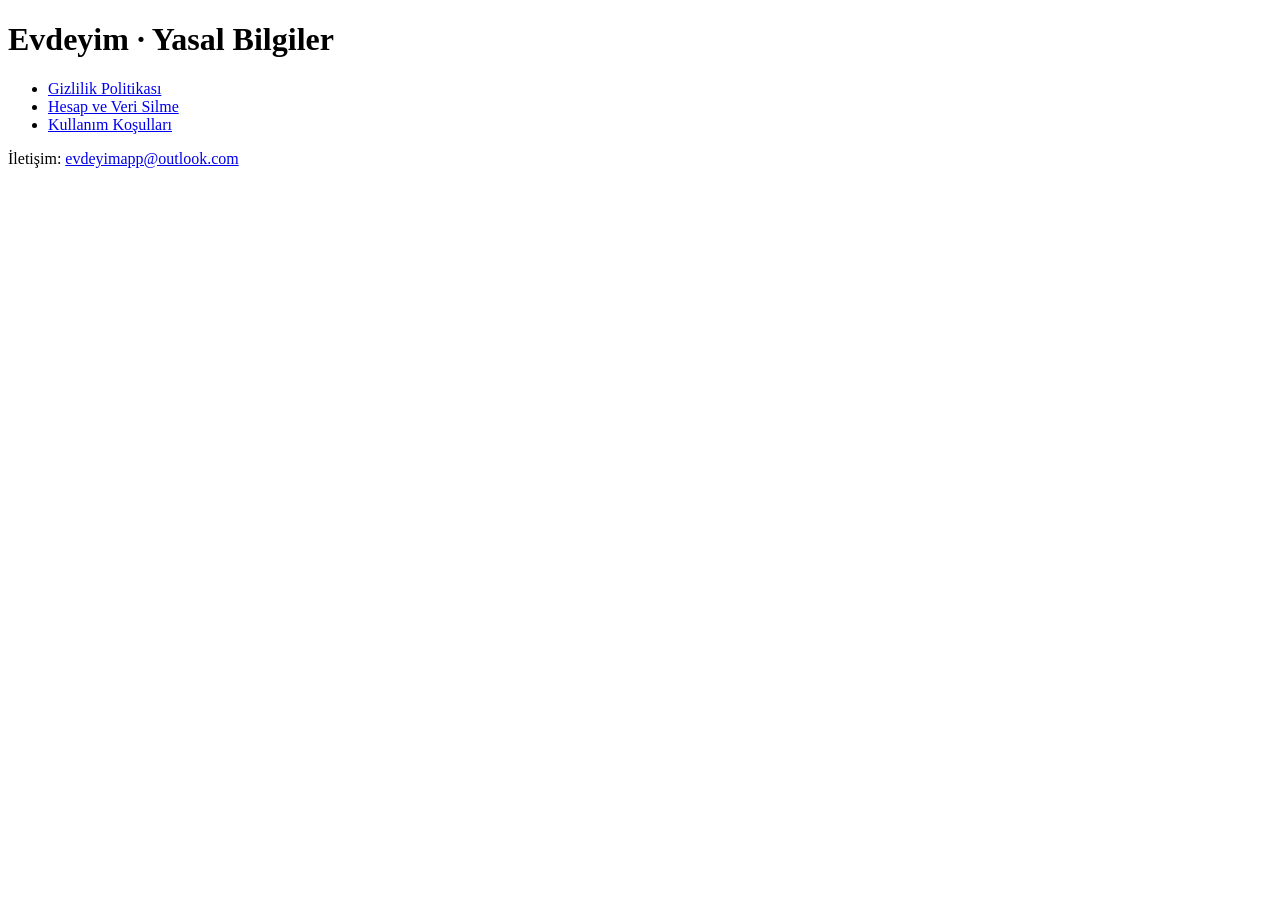
<file: index.html>
<!doctype html>
<html lang="tr">
<head>
  <meta charset="utf-8">
  <meta name="viewport" content="width=device-width, initial-scale=1">
  <title>Evdeyim · Yasal Bilgiler</title>
</head>
<body>
  <main>
    <h1>Evdeyim · Yasal Bilgiler</h1>
    <ul>
      <li><a href="./privacy.html">Gizlilik Politikası</a></li>
      <li><a href="./account-deletion.html">Hesap ve Veri Silme</a></li>
      <li><a href="./terms.html">Kullanım Koşulları</a></li>
    </ul>
    <p>İletişim: <a href="mailto:evdeyimapp@outlook.com">evdeyimapp@outlook.com</a></p>
  </main>
</body>
</html>
</file>
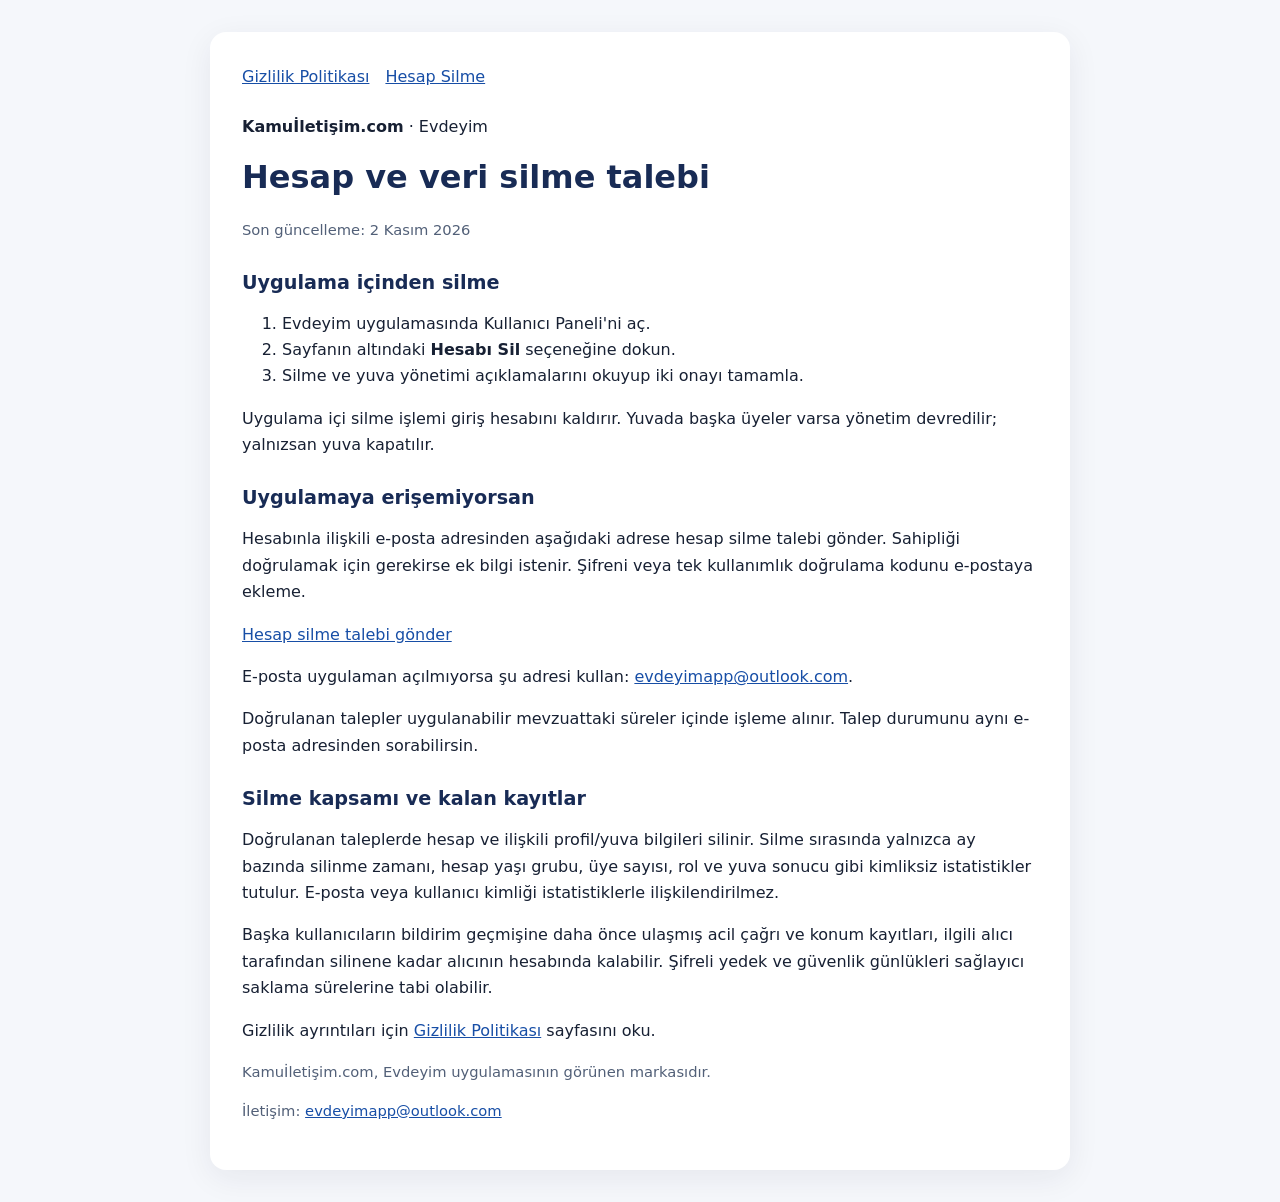
<file: account-deletion.html>
<!doctype html>
<html lang="tr">
<head>
  <meta charset="utf-8">
  <meta name="viewport" content="width=device-width, initial-scale=1">
  <meta name="description" content="Evdeyim hesabını uygulama içinden veya e-posta ile silme adımları.">
  <meta http-equiv="Content-Security-Policy" content="default-src 'none'; style-src 'unsafe-inline'; base-uri 'none'; form-action 'none'">
  <title>Hesap ve Veri Silme · Evdeyim</title>
  <style>
    :root { color-scheme: light; font-family: system-ui, sans-serif; }
    body { margin: 0; background: #f5f7fb; color: #172033; line-height: 1.65; }
    main { box-sizing: border-box; max-width: 860px; margin: 32px auto; padding: 32px;
      background: #fff; border-radius: 16px; box-shadow: 0 8px 32px #17203312; }
    h1, h2 { line-height: 1.25; color: #182b55; }
    h1 { margin-top: 0; }
    h2 { margin-top: 28px; font-size: 1.2rem; }
    a { color: #174ea6; overflow-wrap: anywhere; }
    nav { display: flex; flex-wrap: wrap; gap: 16px; margin-bottom: 24px; }
    .updated, footer { color: #526078; font-size: .92rem; }
    @media (max-width: 600px) {
      main { margin: 0; padding: 24px 18px; border-radius: 0; }
    }
  </style>
</head>
<body>
  <main>
    <nav aria-label="Yasal sayfalar">
      <a href="./privacy.html">Gizlilik Politikası</a>
      <a href="./account-deletion.html">Hesap Silme</a>
    </nav>
    <header>
      <p><strong>Kamuİletişim.com</strong> · Evdeyim</p>
      <h1>Hesap ve veri silme talebi</h1>
      <p class="updated">Son güncelleme: 2 Kasım 2026</p>
    </header>

    <section>
      <h2>Uygulama içinden silme</h2>
      <ol>
        <li>Evdeyim uygulamasında Kullanıcı Paneli'ni aç.</li>
        <li>Sayfanın altındaki <strong>Hesabı Sil</strong> seçeneğine dokun.</li>
        <li>Silme ve yuva yönetimi açıklamalarını okuyup iki onayı tamamla.</li>
      </ol>
      <p>Uygulama içi silme işlemi giriş hesabını kaldırır. Yuvada başka üyeler
      varsa yönetim devredilir; yalnızsan yuva kapatılır.</p>
    </section>

    <section>
      <h2>Uygulamaya erişemiyorsan</h2>
      <p>Hesabınla ilişkili e-posta adresinden aşağıdaki adrese hesap silme talebi
      gönder. Sahipliği doğrulamak için gerekirse ek bilgi istenir. Şifreni veya
      tek kullanımlık doğrulama kodunu e-postaya ekleme.</p>
      <p><a href="mailto:evdeyimapp@outlook.com?subject=Evdeyim%20hesap%20silme%20talebi">
      Hesap silme talebi gönder</a></p>
      <p>E-posta uygulaman açılmıyorsa şu adresi kullan:
      <a href="mailto:evdeyimapp@outlook.com">evdeyimapp@outlook.com</a>.</p>
      <p>Doğrulanan talepler uygulanabilir mevzuattaki süreler içinde işleme
      alınır. Talep durumunu aynı e-posta adresinden sorabilirsin.</p>
    </section>

    <section>
      <h2>Silme kapsamı ve kalan kayıtlar</h2>
      <p>Doğrulanan taleplerde hesap ve ilişkili profil/yuva bilgileri silinir.
      Silme sırasında yalnızca ay bazında silinme zamanı, hesap yaşı grubu, üye
      sayısı, rol ve yuva sonucu gibi kimliksiz istatistikler tutulur. E-posta
      veya kullanıcı kimliği istatistiklerle ilişkilendirilmez.</p>
      <p>Başka kullanıcıların bildirim geçmişine daha önce ulaşmış acil çağrı ve
      konum kayıtları, ilgili alıcı tarafından silinene kadar alıcının hesabında
      kalabilir. Şifreli yedek ve güvenlik günlükleri sağlayıcı saklama
      sürelerine tabi olabilir.</p>
      <p>Gizlilik ayrıntıları için
      <a href="./privacy.html">Gizlilik Politikası</a> sayfasını oku.</p>
    </section>

    <footer>
      <p>Kamuİletişim.com, Evdeyim uygulamasının görünen markasıdır.</p>
      <p>İletişim: <a href="mailto:evdeyimapp@outlook.com">evdeyimapp@outlook.com</a></p>
    </footer>
  </main>
</body>
</html>
</file>
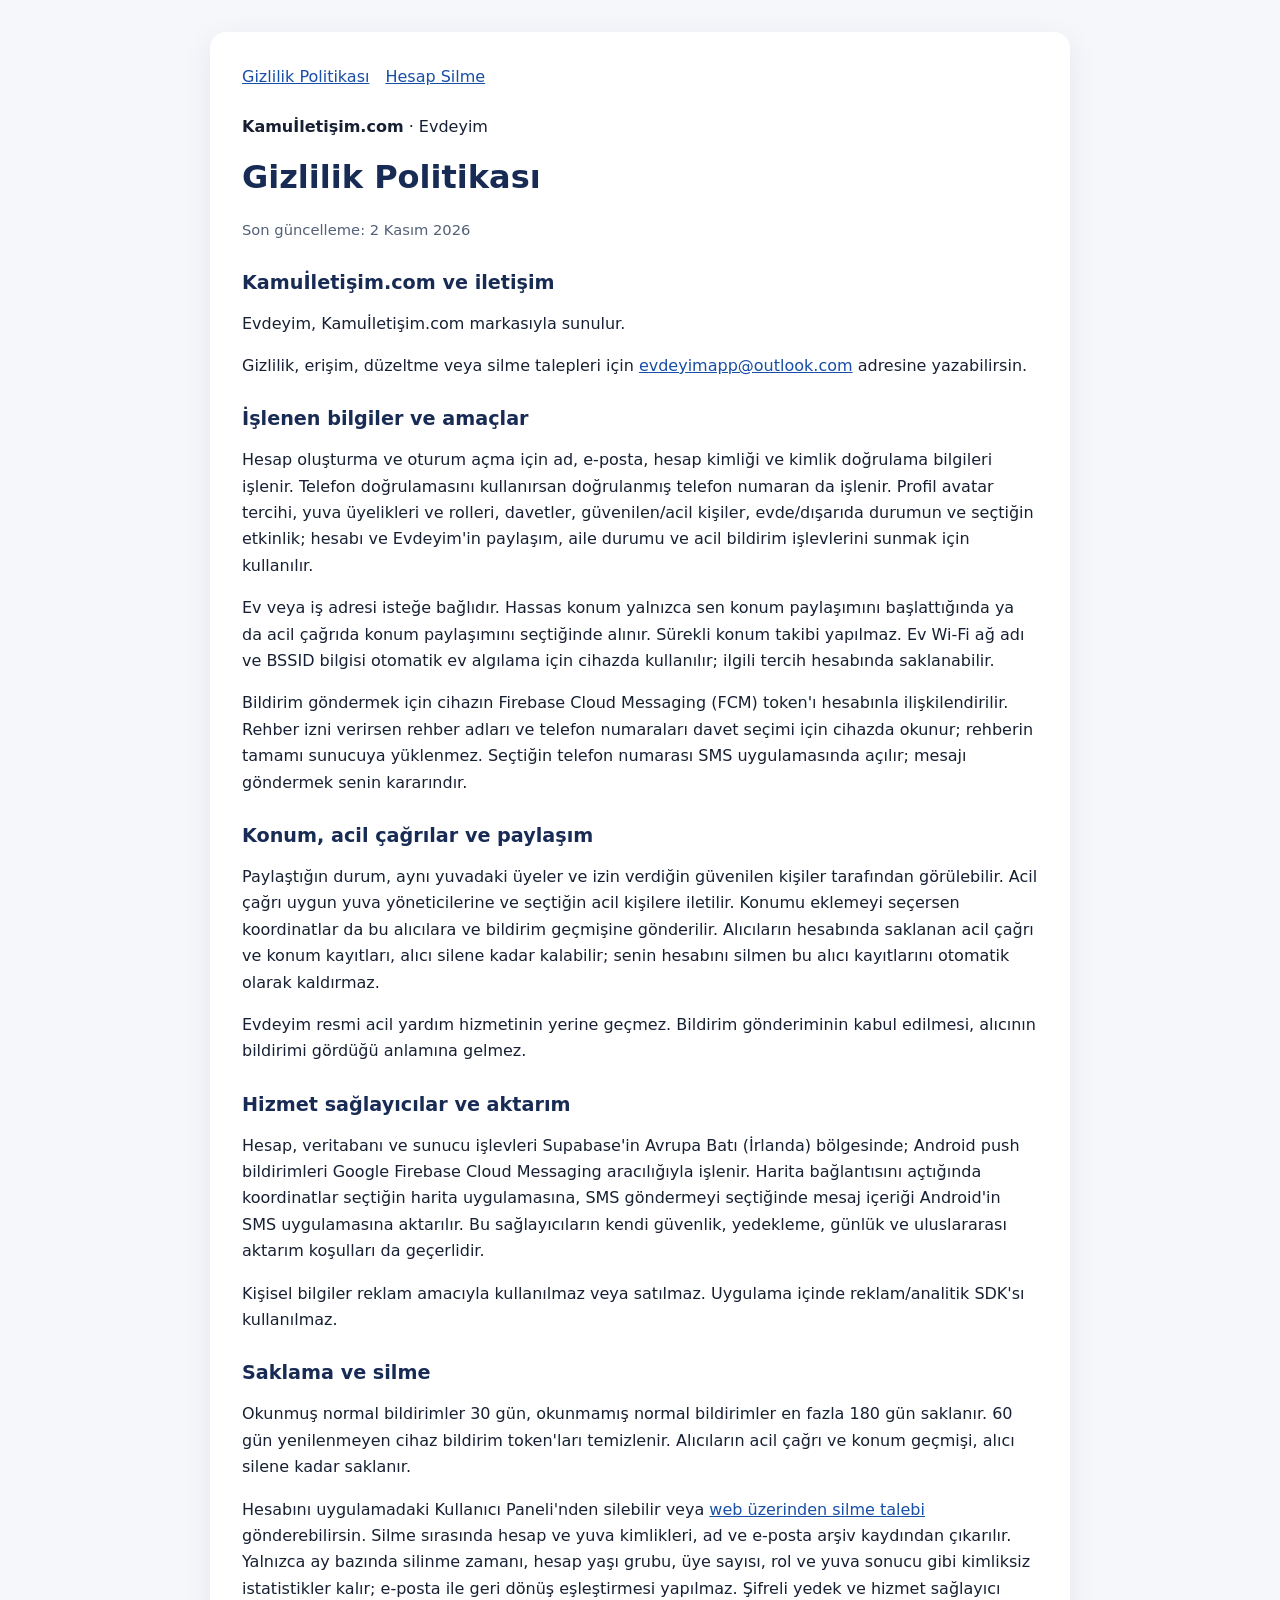
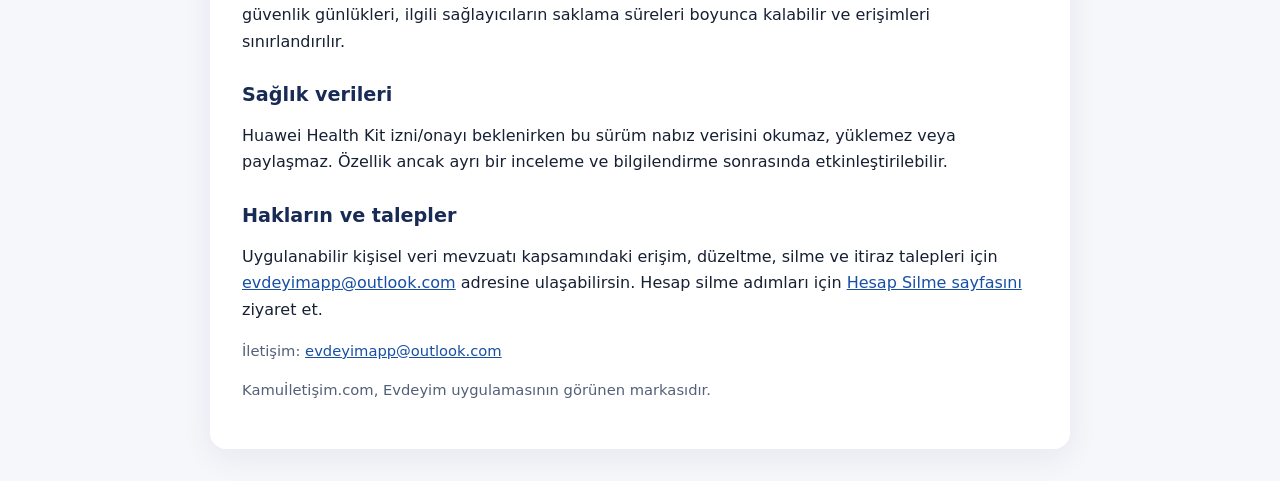
<file: privacy.html>
<!doctype html>
<html lang="tr">
<head>
  <meta charset="utf-8">
  <meta name="viewport" content="width=device-width, initial-scale=1">
  <meta name="description" content="Evdeyim uygulamasının gizlilik politikası ve kişisel verilerin işlenmesi hakkında bilgi.">
  <meta http-equiv="Content-Security-Policy" content="default-src 'none'; style-src 'unsafe-inline'; base-uri 'none'; form-action 'none'">
  <title>Gizlilik Politikası · Evdeyim</title>
  <style>
    :root { color-scheme: light; font-family: system-ui, sans-serif; }
    body { margin: 0; background: #f5f7fb; color: #172033; line-height: 1.65; }
    main { box-sizing: border-box; max-width: 860px; margin: 32px auto; padding: 32px;
      background: #fff; border-radius: 16px; box-shadow: 0 8px 32px #17203312; }
    h1, h2 { line-height: 1.25; color: #182b55; }
    h1 { margin-top: 0; }
    h2 { margin-top: 28px; font-size: 1.2rem; }
    a { color: #174ea6; overflow-wrap: anywhere; }
    nav { display: flex; flex-wrap: wrap; gap: 16px; margin-bottom: 24px; }
    .updated, footer { color: #526078; font-size: .92rem; }
    @media (max-width: 600px) {
      main { margin: 0; padding: 24px 18px; border-radius: 0; }
    }
  </style>
</head>
<body>
  <main>
    <nav aria-label="Yasal sayfalar">
      <a href="./privacy.html">Gizlilik Politikası</a>
      <a href="./account-deletion.html">Hesap Silme</a>
    </nav>
    <header>
      <p><strong>Kamuİletişim.com</strong> · Evdeyim</p>
      <h1>Gizlilik Politikası</h1>
      <p class="updated">Son güncelleme: 2 Kasım 2026</p>
    </header>

    <section>
      <h2>Kamuİletişim.com ve iletişim</h2>
      <p>Evdeyim, Kamuİletişim.com markasıyla sunulur.</p>
      <p>Gizlilik, erişim, düzeltme veya silme talepleri için
      <a href="mailto:evdeyimapp@outlook.com">evdeyimapp@outlook.com</a>
      adresine yazabilirsin.</p>
    </section>

    <section>
      <h2>İşlenen bilgiler ve amaçlar</h2>
      <p>Hesap oluşturma ve oturum açma için ad, e-posta, hesap kimliği ve
      kimlik doğrulama bilgileri işlenir. Telefon doğrulamasını kullanırsan
      doğrulanmış telefon numaran da işlenir. Profil avatar tercihi, yuva
      üyelikleri ve rolleri, davetler, güvenilen/acil kişiler, evde/dışarıda
      durumun ve seçtiğin etkinlik; hesabı ve Evdeyim'in paylaşım, aile durumu
      ve acil bildirim işlevlerini sunmak için kullanılır.</p>
      <p>Ev veya iş adresi isteğe bağlıdır. Hassas konum yalnızca sen konum
      paylaşımını başlattığında ya da acil çağrıda konum paylaşımını seçtiğinde
      alınır. Sürekli konum takibi yapılmaz. Ev Wi-Fi ağ adı ve BSSID bilgisi
      otomatik ev algılama için cihazda kullanılır; ilgili tercih hesabında
      saklanabilir.</p>
      <p>Bildirim göndermek için cihazın Firebase Cloud Messaging (FCM) token'ı
      hesabınla ilişkilendirilir. Rehber izni verirsen rehber adları ve telefon
      numaraları davet seçimi için cihazda okunur; rehberin tamamı sunucuya
      yüklenmez. Seçtiğin telefon numarası SMS uygulamasında açılır; mesajı
      göndermek senin kararındır.</p>
    </section>

    <section>
      <h2>Konum, acil çağrılar ve paylaşım</h2>
      <p>Paylaştığın durum, aynı yuvadaki üyeler ve izin verdiğin güvenilen
      kişiler tarafından görülebilir. Acil çağrı uygun yuva yöneticilerine ve
      seçtiğin acil kişilere iletilir. Konumu eklemeyi seçersen koordinatlar da
      bu alıcılara ve bildirim geçmişine gönderilir. Alıcıların hesabında
      saklanan acil çağrı ve konum kayıtları, alıcı silene kadar kalabilir; senin
      hesabını silmen bu alıcı kayıtlarını otomatik olarak kaldırmaz.</p>
      <p>Evdeyim resmi acil yardım hizmetinin yerine geçmez. Bildirim gönderiminin
      kabul edilmesi, alıcının bildirimi gördüğü anlamına gelmez.</p>
    </section>

    <section>
      <h2>Hizmet sağlayıcılar ve aktarım</h2>
      <p>Hesap, veritabanı ve sunucu işlevleri Supabase'in Avrupa Batı (İrlanda)
      bölgesinde; Android push bildirimleri Google Firebase Cloud Messaging
      aracılığıyla işlenir. Harita bağlantısını açtığında koordinatlar seçtiğin
      harita uygulamasına, SMS göndermeyi seçtiğinde mesaj içeriği Android'in
      SMS uygulamasına aktarılır. Bu sağlayıcıların kendi güvenlik, yedekleme,
      günlük ve uluslararası aktarım koşulları da geçerlidir.</p>
      <p>Kişisel bilgiler reklam amacıyla kullanılmaz veya satılmaz. Uygulama
      içinde reklam/analitik SDK'sı kullanılmaz.</p>
    </section>

    <section>
      <h2>Saklama ve silme</h2>
      <p>Okunmuş normal bildirimler 30 gün, okunmamış normal bildirimler en fazla
      180 gün saklanır. 60 gün yenilenmeyen cihaz bildirim token'ları temizlenir.
      Alıcıların acil çağrı ve konum geçmişi, alıcı silene kadar saklanır.</p>
      <p>Hesabını uygulamadaki Kullanıcı Paneli'nden silebilir veya
      <a href="./account-deletion.html">web üzerinden silme talebi</a>
      gönderebilirsin. Silme sırasında hesap ve yuva kimlikleri, ad ve e-posta
      arşiv kaydından çıkarılır. Yalnızca ay bazında silinme zamanı, hesap yaşı
      grubu, üye sayısı, rol ve yuva sonucu gibi kimliksiz istatistikler kalır;
      e-posta ile geri dönüş eşleştirmesi yapılmaz. Şifreli yedek ve hizmet
      sağlayıcı güvenlik günlükleri, ilgili sağlayıcıların saklama süreleri
      boyunca kalabilir ve erişimleri sınırlandırılır.</p>
    </section>

    <section>
      <h2>Sağlık verileri</h2>
      <p>Huawei Health Kit izni/onayı beklenirken bu sürüm nabız verisini okumaz,
      yüklemez veya paylaşmaz. Özellik ancak ayrı bir inceleme ve bilgilendirme
      sonrasında etkinleştirilebilir.</p>
    </section>

    <section>
      <h2>Hakların ve talepler</h2>
      <p>Uygulanabilir kişisel veri mevzuatı kapsamındaki erişim, düzeltme, silme
      ve itiraz talepleri için
      <a href="mailto:evdeyimapp@outlook.com">evdeyimapp@outlook.com</a>
      adresine ulaşabilirsin. Hesap silme adımları için
      <a href="./account-deletion.html">Hesap Silme sayfasını</a> ziyaret et.</p>
    </section>

    <footer>
      <p>İletişim: <a href="mailto:evdeyimapp@outlook.com">evdeyimapp@outlook.com</a></p>
      <p>Kamuİletişim.com, Evdeyim uygulamasının görünen markasıdır.</p>
    </footer>
  </main>
</body>
</html>
</file>
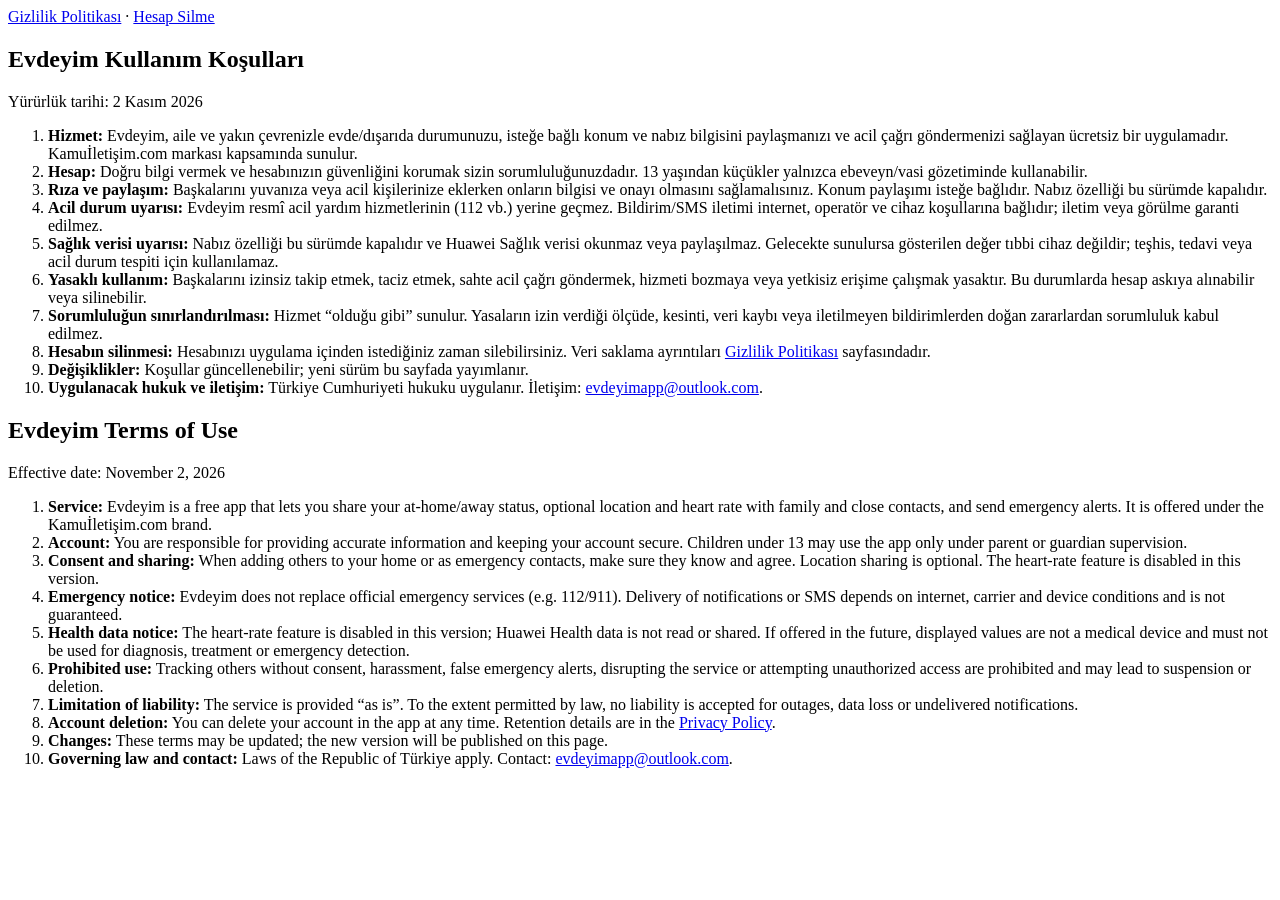
<file: terms.html>
<!doctype html>
<html lang="tr">
<head>
  <meta charset="utf-8">
  <meta name="viewport" content="width=device-width, initial-scale=1">
  <title>Evdeyim · Kullanım Koşulları / Terms of Use</title>
</head>
<body>
  <main>
    <nav><a href="./privacy.html">Gizlilik Politikası</a> · <a href="./account-deletion.html">Hesap Silme</a></nav>
    <section lang="tr" id="tr">
      <h1>Evdeyim Kullanım Koşulları</h1>
      <p>Yürürlük tarihi: 2 Kasım 2026</p>
      <ol>
        <li><strong>Hizmet:</strong> Evdeyim, aile ve yakın çevrenizle evde/dışarıda durumunuzu, isteğe bağlı konum ve nabız bilgisini paylaşmanızı ve acil çağrı göndermenizi sağlayan ücretsiz bir uygulamadır. Kamuİletişim.com markası kapsamında sunulur.</li>
        <li><strong>Hesap:</strong> Doğru bilgi vermek ve hesabınızın güvenliğini korumak sizin sorumluluğunuzdadır. 13 yaşından küçükler yalnızca ebeveyn/vasi gözetiminde kullanabilir.</li>
        <li><strong>Rıza ve paylaşım:</strong> Başkalarını yuvanıza veya acil kişilerinize eklerken onların bilgisi ve onayı olmasını sağlamalısınız. Konum paylaşımı isteğe bağlıdır. Nabız özelliği bu sürümde kapalıdır.</li>
        <li><strong>Acil durum uyarısı:</strong> Evdeyim resmî acil yardım hizmetlerinin (112 vb.) yerine geçmez. Bildirim/SMS iletimi internet, operatör ve cihaz koşullarına bağlıdır; iletim veya görülme garanti edilmez.</li>
        <li><strong>Sağlık verisi uyarısı:</strong> Nabız özelliği bu sürümde kapalıdır ve Huawei Sağlık verisi okunmaz veya paylaşılmaz. Gelecekte sunulursa gösterilen değer tıbbi cihaz değildir; teşhis, tedavi veya acil durum tespiti için kullanılamaz.</li>
        <li><strong>Yasaklı kullanım:</strong> Başkalarını izinsiz takip etmek, taciz etmek, sahte acil çağrı göndermek, hizmeti bozmaya veya yetkisiz erişime çalışmak yasaktır. Bu durumlarda hesap askıya alınabilir veya silinebilir.</li>
        <li><strong>Sorumluluğun sınırlandırılması:</strong> Hizmet “olduğu gibi” sunulur. Yasaların izin verdiği ölçüde, kesinti, veri kaybı veya iletilmeyen bildirimlerden doğan zararlardan sorumluluk kabul edilmez.</li>
        <li><strong>Hesabın silinmesi:</strong> Hesabınızı uygulama içinden istediğiniz zaman silebilirsiniz. Veri saklama ayrıntıları <a href="./privacy.html">Gizlilik Politikası</a> sayfasındadır.</li>
        <li><strong>Değişiklikler:</strong> Koşullar güncellenebilir; yeni sürüm bu sayfada yayımlanır.</li>
        <li><strong>Uygulanacak hukuk ve iletişim:</strong> Türkiye Cumhuriyeti hukuku uygulanır. İletişim: <a href="mailto:evdeyimapp@outlook.com">evdeyimapp@outlook.com</a>.</li>
      </ol>
    </section>
    <section lang="en" id="en">
      <h1>Evdeyim Terms of Use</h1>
      <p>Effective date: November 2, 2026</p>
      <ol>
        <li><strong>Service:</strong> Evdeyim is a free app that lets you share your at-home/away status, optional location and heart rate with family and close contacts, and send emergency alerts. It is offered under the Kamuİletişim.com brand.</li>
        <li><strong>Account:</strong> You are responsible for providing accurate information and keeping your account secure. Children under 13 may use the app only under parent or guardian supervision.</li>
        <li><strong>Consent and sharing:</strong> When adding others to your home or as emergency contacts, make sure they know and agree. Location sharing is optional. The heart-rate feature is disabled in this version.</li>
        <li><strong>Emergency notice:</strong> Evdeyim does not replace official emergency services (e.g. 112/911). Delivery of notifications or SMS depends on internet, carrier and device conditions and is not guaranteed.</li>
        <li><strong>Health data notice:</strong> The heart-rate feature is disabled in this version; Huawei Health data is not read or shared. If offered in the future, displayed values are not a medical device and must not be used for diagnosis, treatment or emergency detection.</li>
        <li><strong>Prohibited use:</strong> Tracking others without consent, harassment, false emergency alerts, disrupting the service or attempting unauthorized access are prohibited and may lead to suspension or deletion.</li>
        <li><strong>Limitation of liability:</strong> The service is provided “as is”. To the extent permitted by law, no liability is accepted for outages, data loss or undelivered notifications.</li>
        <li><strong>Account deletion:</strong> You can delete your account in the app at any time. Retention details are in the <a href="./privacy.html">Privacy Policy</a>.</li>
        <li><strong>Changes:</strong> These terms may be updated; the new version will be published on this page.</li>
        <li><strong>Governing law and contact:</strong> Laws of the Republic of Türkiye apply. Contact: <a href="mailto:evdeyimapp@outlook.com">evdeyimapp@outlook.com</a>.</li>
      </ol>
    </section>
  </main>
</body>
</html>
</file>
